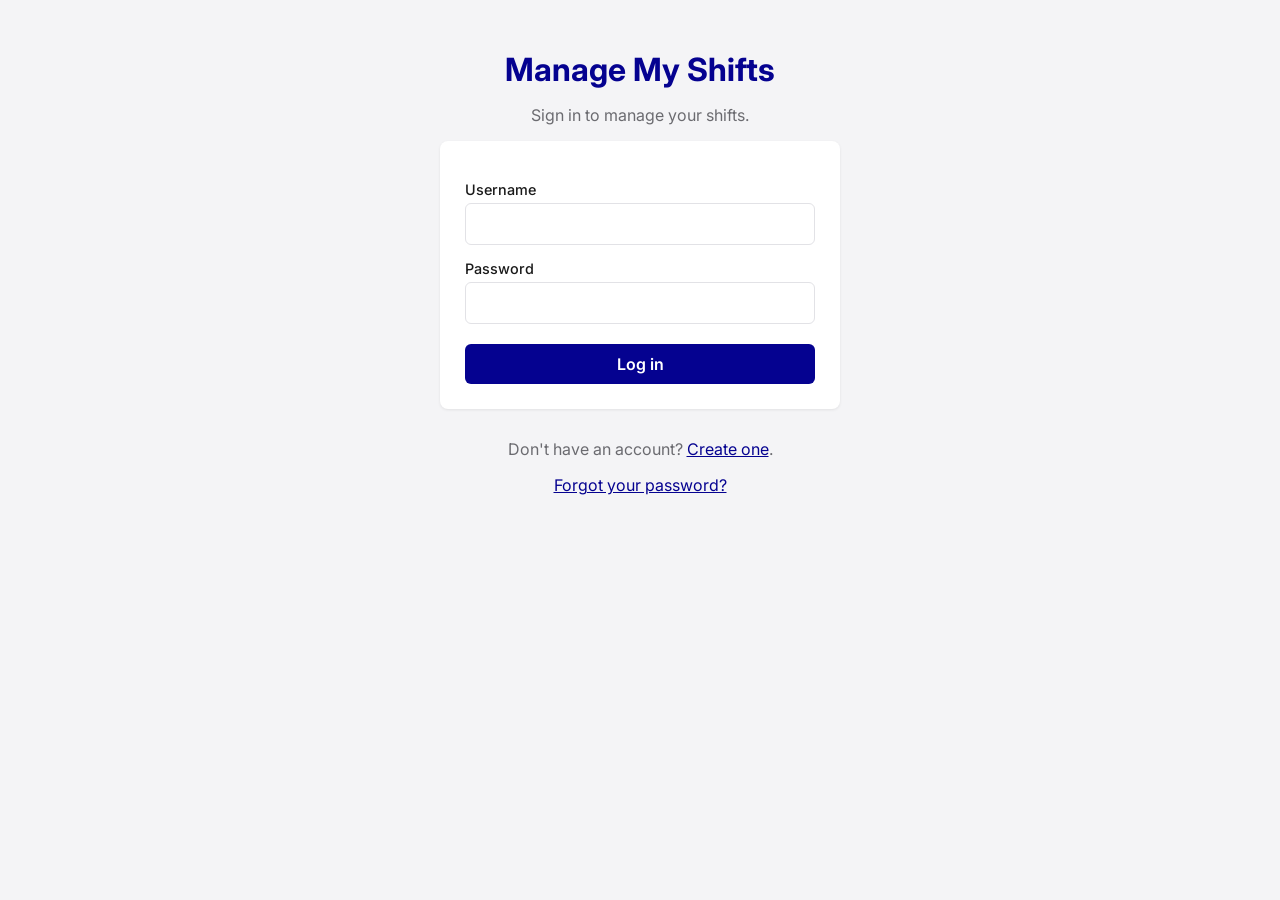
<file: index.html>
<!DOCTYPE html>
<html lang="en">
<head>
    <meta charset="UTF-8">
    <meta name="viewport" content="width=device-width, initial-scale=1.0">
    <title>Login | Manage My Shifts</title>
    <link rel="preconnect" href="https://fonts.googleapis.com">
    <link rel="preconnect" href="https://fonts.gstatic.com" crossorigin>
    <link href="https://fonts.googleapis.com/css2?family=Inter:wght@400;500;600;700&display=swap" rel="stylesheet">
    <link rel="stylesheet" href="css/style.css">

    <script src="js/storage.js"></script>
    <script src="js/session.js"></script>
    <script>requireGuest();</script>
</head>
<body>
    <h1 class="form-title">Manage My Shifts</h1>
    <p>Sign in to manage your shifts.</p>

    <div id="formErrors"></div>

    <form id="loginForm">
        <label for="username">Username</label>
        <input type="text" id="username" name="username" autocomplete="username" required>

        <label for="password">Password</label>
        <input type="password" id="password" name="password" autocomplete="current-password" required>

        <button type="submit" class="btn-primary">Log in</button>
    </form>

    <p>Don't have an account? <a href="register.html">Create one</a>.</p>
    <p><a href="reset-password.html">Forgot your password?</a></p>

    <script src="js/login.js"></script>
</body>
</html>
</file>
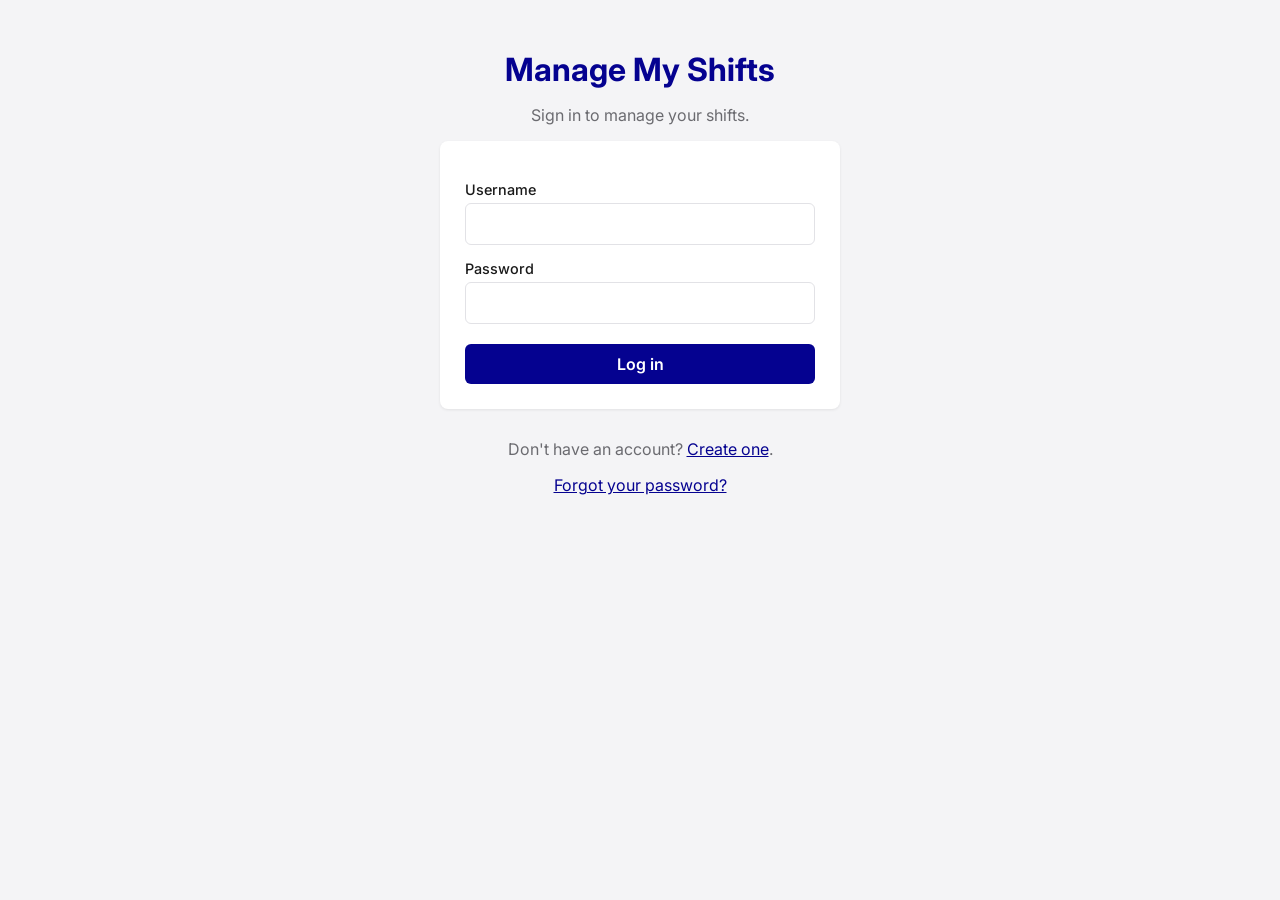
<file: add-shift.html>
<!DOCTYPE html>
<html lang="en">
<head>
    <meta charset="UTF-8">
    <meta name="viewport" content="width=device-width, initial-scale=1.0">
    <title id="pageTitle">Add Shift | Manage My Shifts</title>
    <link rel="preconnect" href="https://fonts.googleapis.com">
    <link rel="preconnect" href="https://fonts.gstatic.com" crossorigin>
    <link href="https://fonts.googleapis.com/css2?family=Inter:wght@400;500;600;700&display=swap" rel="stylesheet">
    <link rel="stylesheet" href="css/style.css">

    <script src="js/storage.js"></script>
    <script src="js/session.js"></script>
    <script src="js/shifts.js"></script>
    <script src="js/nav.js"></script>
    <script>requireAuth();</script>
</head>
<body data-protected="true">
     <header class="topbar">
        <span class="logo">Manage My Shifts</span>
        <nav>
            <a href="home.html">My Shifts</a>
            <a href="add-shift.html">Add Shift</a>
            <a href="profile.html">Edit Profile</a>
        </nav>
        <div class="topbar-right">
            <span id="greeting"></span>
            <button type="button" id="navToggle" class="icon-button nav-toggle" aria-label="Menu" aria-expanded="false">
                <svg viewBox="0 0 24 24" width="20" height="20" fill="none" stroke="white" stroke-width="2" stroke-linecap="round" stroke-linejoin="round">
                    <line x1="3" y1="6" x2="21" y2="6"></line>
                    <line x1="3" y1="12" x2="21" y2="12"></line>
                    <line x1="3" y1="18" x2="21" y2="18"></line>
                </svg>
            </button>
            <button type="button" id="logoutButton" class="icon-button" aria-label="Log out" title="Log out">
                <svg viewBox="0 0 24 24" width="20" height="20" fill="none" stroke="white" stroke-width="2" stroke-linecap="round" stroke-linejoin="round">
                    <path d="M9 21H5a2 2 0 0 1-2-2V5a2 2 0 0 1 2-2h4"></path>
                    <polyline points="16 17 21 12 16 7"></polyline>
                    <line x1="21" y1="12" x2="9" y2="12"></line>
                </svg>
            </button>
        </div>
    </header>

    <main>
        <h1 class="form-title" id="formTitle">Add Shift</h1>

        <div id="formErrors"></div>

        <form id="shiftForm">
            <label for="shiftDate">Date</label>
            <input type="date" id="shiftDate" required>

            <label for="startTime">Start time</label>
            <input type="time" id="startTime" required>

            <label for="endTime">End time</label>
            <input type="time" id="endTime" required>

            <label for="hourlyWage">Hourly wage</label>
            <input type="number" id="hourlyWage" min="0" step="0.01" required>

            <label for="workplaceSelect">Workplace</label>
            <select id="workplaceSelect">
                <option value="">Select a workplace</option>
                <option value="__new__">+ New workplace</option>
            </select>

            <div id="newWorkplaceGroup" style="display: none;">
                <label for="newWorkplace">New workplace name</label>
                <input type="text" id="newWorkplace">
            </div>

            <label for="shiftName">Shift name</label>
            <input type="text" id="shiftName" required>

            <label for="comments">Comments (optional)</label>
            <textarea id="comments" rows="3"></textarea>

            <button type="submit" id="saveButton" class="btn-confirm">Save shift</button>
            <div id="savingIndicator" class="spinner" style="display: none;"></div>
        </form>
    </main>

    <script src="js/add-shift.js"></script>
</body>
</html>
</file>
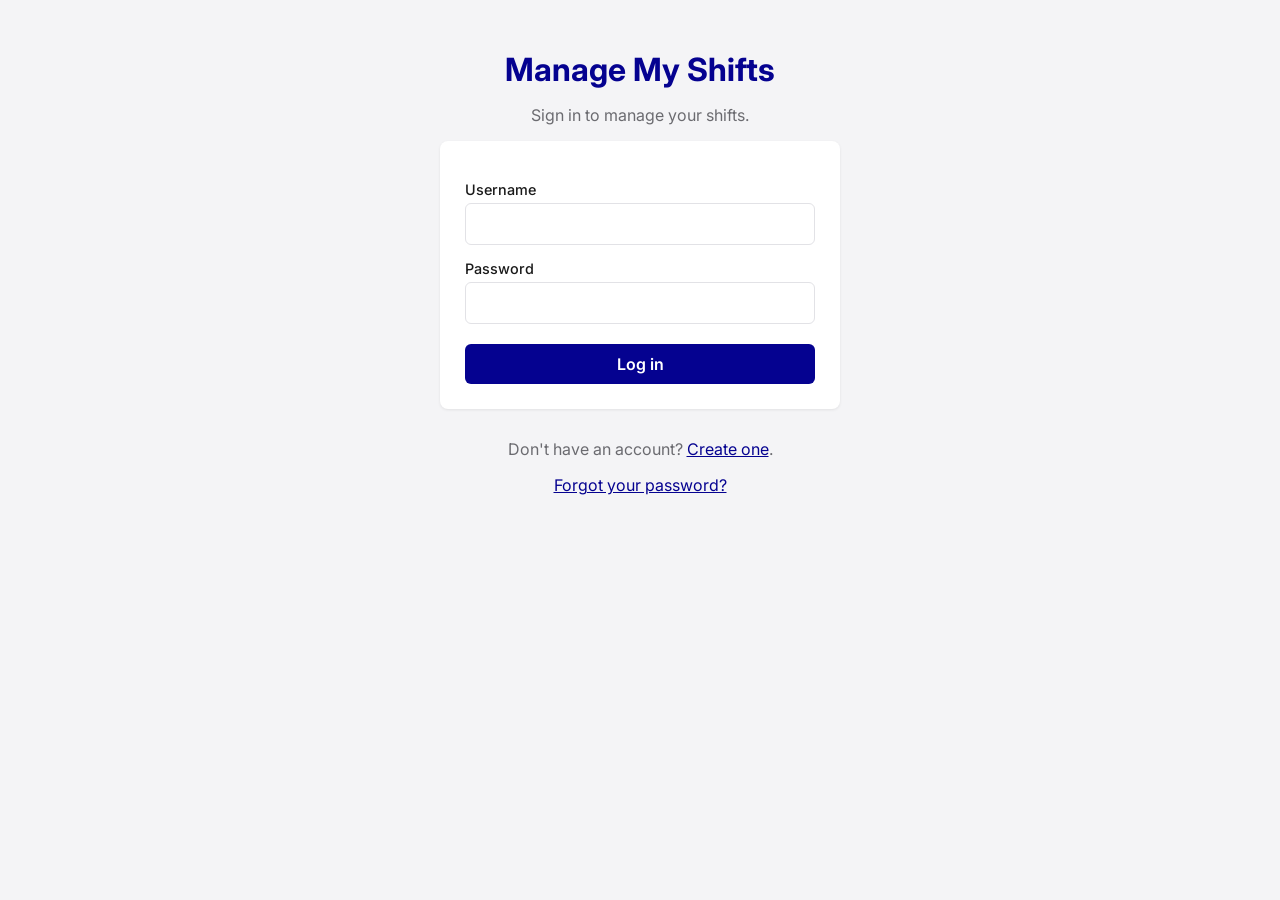
<file: home.html>
<!DOCTYPE html>
<html lang="en">
<head>
    <meta charset="UTF-8">
    <meta name="viewport" content="width=device-width, initial-scale=1.0">
    <title>My Shifts | Manage My Shifts</title>
    <link rel="preconnect" href="https://fonts.googleapis.com">
    <link rel="preconnect" href="https://fonts.gstatic.com" crossorigin>
    <link href="https://fonts.googleapis.com/css2?family=Inter:wght@400;500;600;700&display=swap" rel="stylesheet">
    <link rel="stylesheet" href="css/style.css">

    <script src="js/storage.js"></script>
    <script src="js/session.js"></script>
    <script>requireAuth();</script>
    <script src="js/shifts.js"></script>
    <script src="js/nav.js"></script>
</head>
<body data-protected="true">
    <header class="topbar">
        <span class="logo">Manage My Shifts</span>
        <nav>
            <a href="home.html">My Shifts</a>
            <a href="add-shift.html">Add Shift</a>
            <a href="profile.html">Edit Profile</a>
        </nav>
        <div class="topbar-right">
            <span id="greeting"></span>
            <button type="button" id="navToggle" class="icon-button nav-toggle" aria-label="Menu" aria-expanded="false">
                <svg viewBox="0 0 24 24" width="20" height="20" fill="none" stroke="white" stroke-width="2" stroke-linecap="round" stroke-linejoin="round">
                    <line x1="3" y1="6" x2="21" y2="6"></line>
                    <line x1="3" y1="12" x2="21" y2="12"></line>
                    <line x1="3" y1="18" x2="21" y2="18"></line>
                </svg>
            </button>
            <button type="button" id="logoutButton" class="icon-button" aria-label="Log out" title="Log out">
                <svg viewBox="0 0 24 24" width="20" height="20" fill="none" stroke="white" stroke-width="2" stroke-linecap="round" stroke-linejoin="round">
                    <path d="M9 21H5a2 2 0 0 1-2-2V5a2 2 0 0 1 2-2h4"></path>
                    <polyline points="16 17 21 12 16 7"></polyline>
                    <line x1="21" y1="12" x2="9" y2="12"></line>
                </svg>
            </button>
        </div>
    </header>

    <main>
        <div class="page-header">
            <h1>My Shifts</h1>
            <a href="add-shift.html" class="button-link btn-confirm">+ Add Shift</a>
        </div>

        <div id="filterBar" class="filter-bar" style="display: none;">
            <div class="filter-field">
                <label for="filterPlace">Workplace</label>
                <select id="filterPlace">
                    <option value="">All</option>
                </select>
            </div>

            <div class="filter-field">
                <label for="filterFrom">From</label>
                <input type="date" id="filterFrom">
            </div>

            <div class="filter-field">
                <label for="filterTo">To</label>
                <input type="date" id="filterTo">
            </div>

            <button type="button" id="clearFiltersButton" class="btn-outline">Clear filters</button>
        </div>

        <p id="noResultsMessage" style="display: none;">No shifts found for these filters.</p>

        <div id="emptyState" style="display: none;">
            <p>You haven't added any shifts yet.</p>
            <a href="add-shift.html" class="button-link">Add your first shift</a>
        </div>

        <div id="tableWrapper" class="table-wrapper" style="display: none;">
            <table id="shiftsTable">
                <thead>
                    <tr>
                        <th>Date</th>
                        <th>Start</th>
                        <th>End</th>
                        <th>Hourly wage</th>
                        <th>Place</th>
                        <th>Profit</th>
                    </tr>
                </thead>
                <tbody id="shiftsTableBody">
                </tbody>
            </table>
        </div>

        <div id="bestMonth" class="best-month" style="display: none;"></div>
    </main>

    <script src="js/home.js"></script>
</body>
</html>
</file>
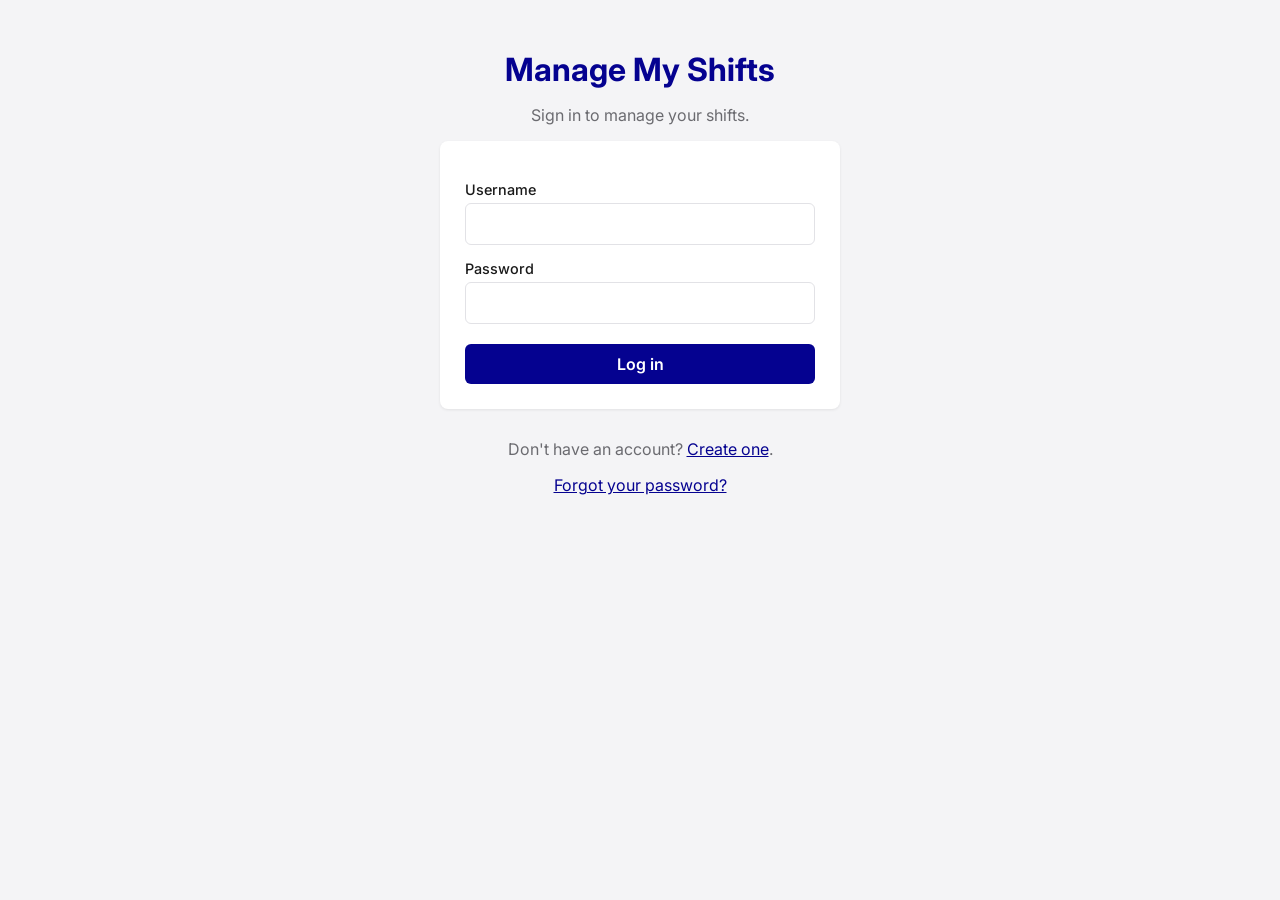
<file: profile.html>
<!DOCTYPE html>
<html lang="en">
<head>
    <meta charset="UTF-8">
    <meta name="viewport" content="width=device-width, initial-scale=1.0">
    <title>Edit Profile | Manage My Shifts</title>
    <link rel="preconnect" href="https://fonts.googleapis.com">
    <link rel="preconnect" href="https://fonts.gstatic.com" crossorigin>
    <link href="https://fonts.googleapis.com/css2?family=Inter:wght@400;500;600;700&display=swap" rel="stylesheet">
    <link rel="stylesheet" href="css/style.css">

    <script src="js/storage.js"></script>
    <script src="js/session.js"></script>
    <script src="js/nav.js"></script>
    <script>requireAuth();</script>
</head>
<body data-protected="true">
     <header class="topbar">
        <span class="logo">Manage My Shifts</span>
        <nav>
            <a href="home.html">My Shifts</a>
            <a href="add-shift.html">Add Shift</a>
            <a href="profile.html">Edit Profile</a>
        </nav>
        <div class="topbar-right">
            <span id="greeting"></span>
            <button type="button" id="navToggle" class="icon-button nav-toggle" aria-label="Menu" aria-expanded="false">
                <svg viewBox="0 0 24 24" width="20" height="20" fill="none" stroke="white" stroke-width="2" stroke-linecap="round" stroke-linejoin="round">
                    <line x1="3" y1="6" x2="21" y2="6"></line>
                    <line x1="3" y1="12" x2="21" y2="12"></line>
                    <line x1="3" y1="18" x2="21" y2="18"></line>
                </svg>
            </button>
            <button type="button" id="logoutButton" class="icon-button" aria-label="Log out" title="Log out">
                <svg viewBox="0 0 24 24" width="20" height="20" fill="none" stroke="white" stroke-width="2" stroke-linecap="round" stroke-linejoin="round">
                    <path d="M9 21H5a2 2 0 0 1-2-2V5a2 2 0 0 1 2-2h4"></path>
                    <polyline points="16 17 21 12 16 7"></polyline>
                    <line x1="21" y1="12" x2="9" y2="12"></line>
                </svg>
            </button>
        </div>
    </header>

    <main>
        <h1 class="form-title">Edit Profile</h1>

        <div id="formErrors"></div>

        <form id="profileForm">
            <label for="email">Email</label>
            <input type="email" id="email" required>

            <label for="username">Username</label>
            <input type="text" id="username" required>

            <label for="password">New password</label>
            <input type="password" id="password" placeholder="Leave blank to keep current password">

            <label for="confirmPassword">Confirm new password</label>
            <input type="password" id="confirmPassword" placeholder="Only needed if changing password">

            <label for="firstName">First name</label>
            <input type="text" id="firstName" required>

            <label for="lastName">Last name</label>
            <input type="text" id="lastName" required>

            <label for="birthDate">Birth date</label>
            <input type="date" id="birthDate" required>

            <button type="submit" class="btn-confirm">Update profile</button>
        </form>
    </main>

    <script src="js/profile.js"></script>
</body>
</html>
</file>
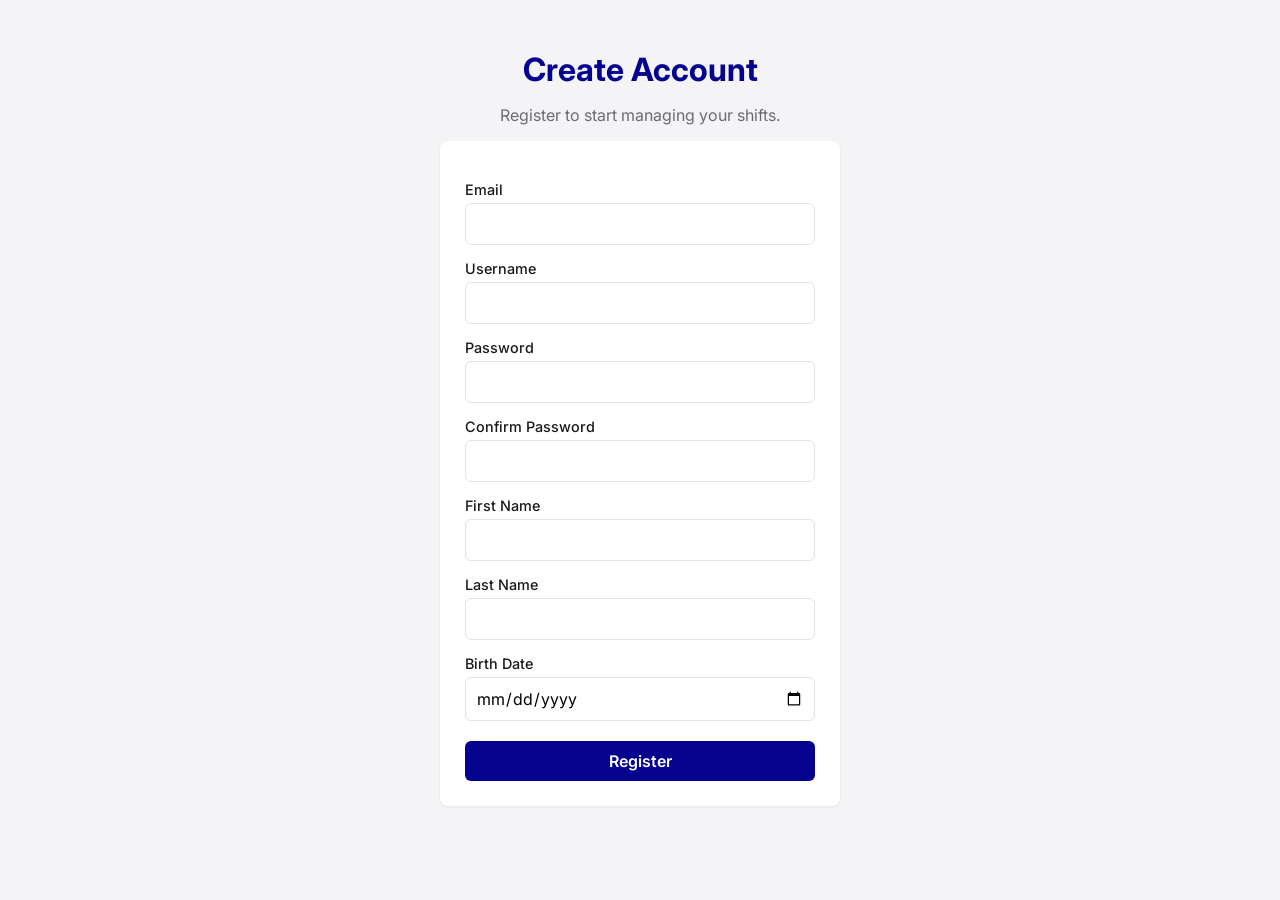
<file: register.html>
<!DOCTYPE html>
<html lang="en">
<head>
    <meta charset="UTF-8">
    <meta name="viewport" content="width=device-width, initial-scale=1.0">
    <title>Register | Manage My Shifts</title>
    <script src="js/storage.js"></script>
    <script src="js/session.js"></script>
    <script>requireGuest();</script>
    <link rel="preconnect" href="https://fonts.googleapis.com">
    <link rel="preconnect" href="https://fonts.gstatic.com" crossorigin>
    <link href="https://fonts.googleapis.com/css2?family=Inter:wght@400;500;600;700&display=swap" rel="stylesheet">
    <link rel="stylesheet" href="css/style.css">
</head>

<body>

    <h1 class="form-title">Create Account</h1>
    <p>Register to start managing your shifts.</p>

    <div id="formErrors">
        <form id="registerForm">

        <label for="email">Email</label>
        <input type="email" id="email" name="email" required>

        <label for="username">Username</label>
        <input type="text" id="username" name="username" required>

        <label for="password">Password</label>
        <input type="password" id="password" name="password" required>

        <label for="confirmPassword">Confirm Password</label>
        <input type="password" id="confirmPassword" name="confirmPassword" required>

        <label for="firstName">First Name</label>
        <input type="text" id="firstName" name="firstName" required>

        <label for="lastName">Last Name</label>
        <input type="text" id="lastName" name="lastName" required>

        <label for="birthDate">Birth Date</label>
        <input type="date" id="birthDate" name="birthDate" required>

        <button type="submit" class="btn-primary">Register</button>
        </form>

    </div>

    <script src="js/register.js"></script>

</body>
</html>
</file>
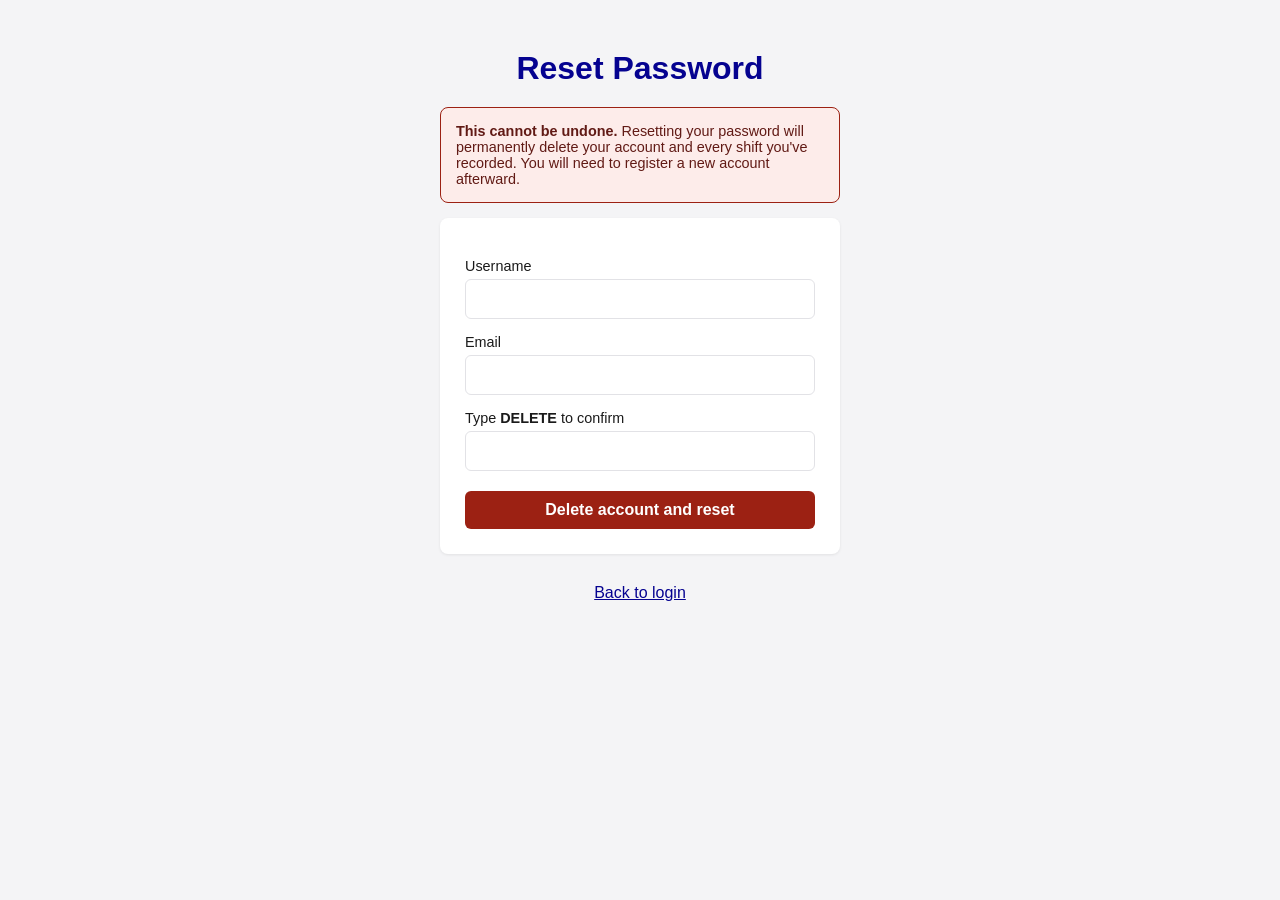
<file: reset-password.html>
<!DOCTYPE html>
<html lang="en">
<head>
    <meta charset="UTF-8">
    <meta name="viewport" content="width=device-width, initial-scale=1.0">
    <title>Reset Password | Manage My Shifts</title>
    <link rel="stylesheet" href="css/style.css">

    <script src="js/storage.js"></script>
    <script src="js/shifts.js"></script>
    <script src="js/session.js"></script>
    <script>requireGuest();</script>
</head>
<body>
    <h1 class="form-title">Reset Password</h1>

    <div id="formErrors"></div>

    <div id="warningBox" class="warning-box">
        <strong>This cannot be undone.</strong>
        Resetting your password will permanently delete your account
        and every shift you've recorded. You will need to register a
        new account afterward.
    </div>

    <form id="resetForm">
        <label for="username">Username</label>
        <input type="text" id="username" required>

        <label for="email">Email</label>
        <input type="email" id="email" required>

        <label for="confirmText">
            Type <strong>DELETE</strong> to confirm
        </label>
        <input type="text" id="confirmText" autocomplete="off" required>

        <button type="submit" class="btn-danger">Delete account and reset</button>
    </form>

    <p><a href="index.html">Back to login</a></p>

    <script src="js/reset-password.js"></script>
</body>
</html>
</file>
<file: css/style.css>
/* ============================================================
   DESIGN TOKENS
   Every color and the font in this project reference these
   variables instead of being written out by hand. Change a
   value here once, and it updates everywhere it's used.
   ============================================================ */
:root {
    --color-primary: #050290;       /* blue — brand color, navigation, structure */
    --color-primary-hover: #030170;

    --color-confirm: #004B34;       /* green — save, create, confirm actions */
    --color-confirm-hover: #003526;

    --color-danger: #9C2113;        /* red — delete, logout, destructive actions */
    --color-danger-hover: #7a190e;

    --color-bg: #f4f4f6;            /* page background — light gray */
    --color-surface: #ffffff;       /* cards, forms, header — white */
    --color-border: #e2e2e6;
    --color-text: #1a1a1a;
    --color-text-muted: #6b6b70;

    --font-family: 'Inter', Arial, sans-serif;
    --radius: 8px;
}

* {
    box-sizing: border-box;
}

body {
    font-family: var(--font-family);
    background-color: var(--color-bg);
    color: var(--color-text);
    margin: 0;
    padding: 20px;
}

h1, h1 * {
    color: var(--color-primary);
}

p {
    text-align: center;
    color: var(--color-text-muted);
}

.form-title {
    max-width: 400px;
    margin: 30px auto 0;
    text-align: center;
}

form {
    max-width: 400px;
    margin: 15px auto 30px;
    padding: 25px;
    background-color: var(--color-surface);
    border-radius: var(--radius);
    box-shadow: 0 1px 3px rgba(0, 0, 0, 0.08);
}

label {
    display: block;
    margin-top: 15px;
    margin-bottom: 5px;
    font-weight: 500;
    font-size: 0.9em;
}

input, select, textarea {
    width: 100%;
    padding: 10px;
    border: 1px solid var(--color-border);
    border-radius: 6px;
    font-family: var(--font-family);
    font-size: 1em;
}

input:focus, select:focus, textarea:focus {
    outline: none;
    border-color: var(--color-primary);
    box-shadow: 0 0 0 3px rgba(5, 2, 144, 0.12);
}

/* ============================================================
   BUTTONS — semantic color system
   .btn-primary  = default/neutral action (blue)   — e.g. Log in
   .btn-confirm  = positive/save/create action (green)
   .btn-danger   = destructive/exit action (red)   — e.g. logout, delete
   ============================================================ */
button, .button-link {
    display: inline-block;
    width: 100%;
    padding: 10px;
    margin-top: 20px;
    border: none;
    border-radius: 6px;
    font-family: var(--font-family);
    font-size: 1em;
    font-weight: 600;
    text-align: center;
    text-decoration: none;
    cursor: pointer;
    transition: background-color 0.15s;
}

.btn-primary {
    background-color: var(--color-primary);
    color: white;
}
.btn-primary:hover {
    background-color: var(--color-primary-hover);
}

.btn-confirm {
    background-color: var(--color-confirm);
    color: white;
}
.btn-confirm:hover {
    background-color: var(--color-confirm-hover);
}

.btn-danger {
    background-color: var(--color-danger);
    color: white;
}
.btn-danger:hover {
    background-color: var(--color-danger-hover);
}

.btn-outline {
    background-color: transparent;
    color: var(--color-primary);
    border: 1px solid var(--color-primary);
}
.btn-outline:hover {
    background-color: rgba(5, 2, 144, 0.06);
}

a {
    color: var(--color-primary);
}

.error-list {
    max-width: 400px;
    margin: 20px auto 0;
    padding: 15px 15px 15px 35px;
    background-color: #fdecea;
    border-left: 4px solid var(--color-danger);
    border-radius: 6px;
    color: #611a15;
}

.topbar {
    display: flex;
    flex-wrap: wrap;
    align-items: center;
    justify-content: space-between;
    gap: 15px;
    padding: 15px 20px;
    background-color: var(--color-surface);
    border-radius: var(--radius);
    box-shadow: 0 1px 3px rgba(0, 0, 0, 0.08);
}

.topbar .logo,
.topbar-right {
    flex: 1 0 0;
}

.topbar-right {
    display: flex;
    justify-content: flex-end;
    align-items: center;
    gap: 10px;
    margin-left: 0;
}

.topbar-right span {
    line-height: 1;
}

.topbar .logo {
    font-weight: 700;
    color: var(--color-primary);
}

.topbar nav {
    display: flex;
    gap: 15px;
}

.topbar nav a {
    font-weight: 500;
    text-decoration: none;
}


.icon-button {
    display: inline-flex;
    align-items: center;
    justify-content: center;
    background-color: var(--color-danger);
    border: none;
    border-radius: 50%;
    cursor: pointer;
    transition: background-color 0.15s;
}
.icon-button:hover {
    background-color: var(--color-danger-hover);
}

.topbar-right .icon-button {
    width: 36px;
    height: 36px;
    min-height: 36px;
    padding: 0;
    margin-top: 0;
}

.page-header {
    display: flex;
    justify-content: space-between;
    align-items: center;
    max-width: 900px;
    margin: 0 auto 20px;
}

.page-header h1 {
    margin: 0;
}

.button-link {
    width: auto;
}

.filter-bar {
    display: flex;
    flex-wrap: wrap;
    align-items: flex-end;
    gap: 15px;
    max-width: 900px;
    margin: 0 auto 20px;
    padding: 15px;
    background: var(--color-surface);
    border-radius: var(--radius);
    box-shadow: 0 1px 3px rgba(0, 0, 0, 0.08);
}

.filter-field {
    display: flex;
    flex-direction: column;
}

.filter-field label {
    font-size: 0.85em;
    margin-bottom: 4px;
    margin-top: 0;
}

.filter-bar button {
    width: auto;
    margin-top: 0;
    padding: 8px 14px;
}

.table-wrapper {
    max-width: 900px;
    margin: 0 auto;
    overflow-x: auto;
    background: var(--color-surface);
    border-radius: var(--radius);
    box-shadow: 0 1px 3px rgba(0, 0, 0, 0.08);
}

#shiftsTable {
    width: 100%;
    border-collapse: collapse;
}

#shiftsTable th {
    background-color: var(--color-bg);
    color: var(--color-text-muted);
    font-size: 0.8em;
    text-transform: uppercase;
    letter-spacing: 0.04em;
}

#shiftsTable th, #shiftsTable td {
    padding: 12px;
    text-align: left;
    border-bottom: 1px solid var(--color-border);
}

.clickable-row {
    cursor: pointer;
}
.clickable-row:hover {
    background-color: rgba(5, 2, 144, 0.04);
}

.best-month {
    max-width: 900px;
    margin: 20px auto 0;
    padding: 15px;
    background-color: rgba(0, 75, 52, 0.08);
    color: var(--color-confirm);
    border-radius: var(--radius);
    text-align: center;
    font-weight: 600;
}

#emptyState {
    max-width: 900px;
    margin: 40px auto;
    text-align: center;
}

#noResultsMessage {
    max-width: 900px;
    margin: 20px auto;
    text-align: center;
    color: var(--color-text-muted);
}

.spinner {
    display: inline-block;
    width: 20px;
    height: 20px;
    border: 3px solid var(--color-border);
    border-top-color: var(--color-confirm);
    border-radius: 50%;
    animation: spin 0.6s linear infinite;
    vertical-align: middle;
    margin-left: 10px;
}

@keyframes spin {
    to { transform: rotate(360deg); }
}

.nav-toggle {
    display: none;
}

.icon-button.nav-toggle {
    background-color: var(--color-primary);
}
.icon-button.nav-toggle:hover {
    background-color: var(--color-primary-hover);
}

.warning-box {
    max-width: 400px;
    margin: 20px auto 0;
    padding: 15px;
    background-color: #fdecea;
    border: 1px solid var(--color-danger);
    border-radius: var(--radius);
    color: #611a15;
    font-size: 0.9em;
}

/* ============================================================
   RESPONSIVE ADJUSTMENTS
   ============================================================ */
@media (max-width: 600px) {
    body {
        padding: 10px;
    }

    .topbar {
        flex-wrap: nowrap;
        gap: 6px;
        padding: 8px 10px;
        position: relative;
    }

    .topbar .logo {
        font-size: 0.85em;
        white-space: nowrap;
        overflow: hidden;
        text-overflow: ellipsis;
    }

    .topbar nav {
        display: none;
        flex-direction: column;
        position: absolute;
        top: 100%;
        left: 0;
        right: 0;
        margin-top: 8px;
        padding: 12px 16px;
        background-color: var(--color-surface);
        border-radius: 0 0 var(--radius) var(--radius);
        box-shadow: 0 4px 10px rgba(0, 0, 0, 0.12);
        gap: 12px;
        z-index: 10;
    }

    .topbar nav a {
        font-size: 0.8em;
        white-space: nowrap;
    }

    .topbar nav.open {
        display: flex;
    }

    .topbar-right {
        gap: 6px;
    }

    .topbar-right span {
        display: none;
    }

    .page-header {
        padding-top: 15px;
        flex-direction: column;
        align-items: stretch;
        gap: 8px;
        text-align: center;
    }

    .page-header h1 {
        font-size: 1.2em;
    }

    .button-link {
        padding: 6px 10px;
        font-size: 0.85em;
    }

    .filter-bar {
        flex-direction: column;
        align-items: stretch;
    }

    .filter-bar button {
        width: 100%;
    }

    #shiftsTable th, #shiftsTable td {
        padding: 8px 6px;
        font-size: 0.85em;
    }
    .nav-toggle {
        display: inline-flex;
    }
}
</file>
